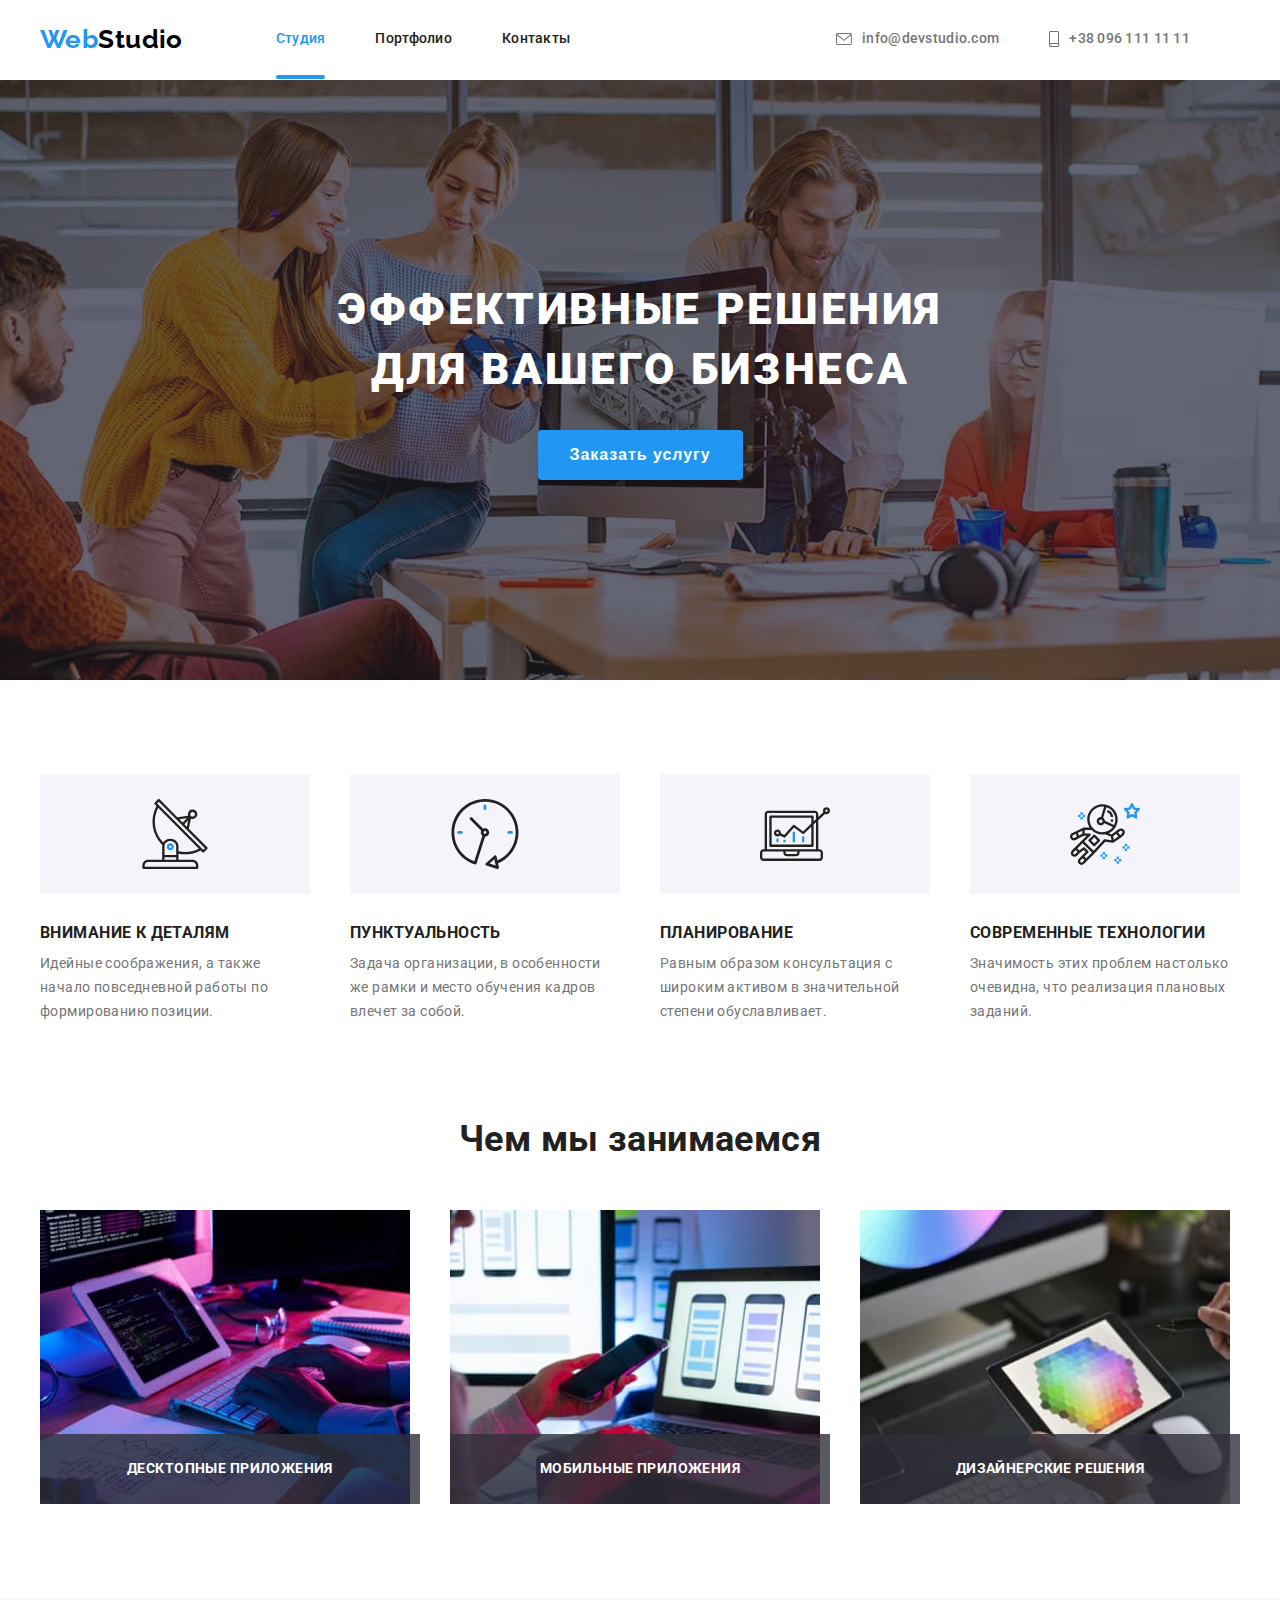
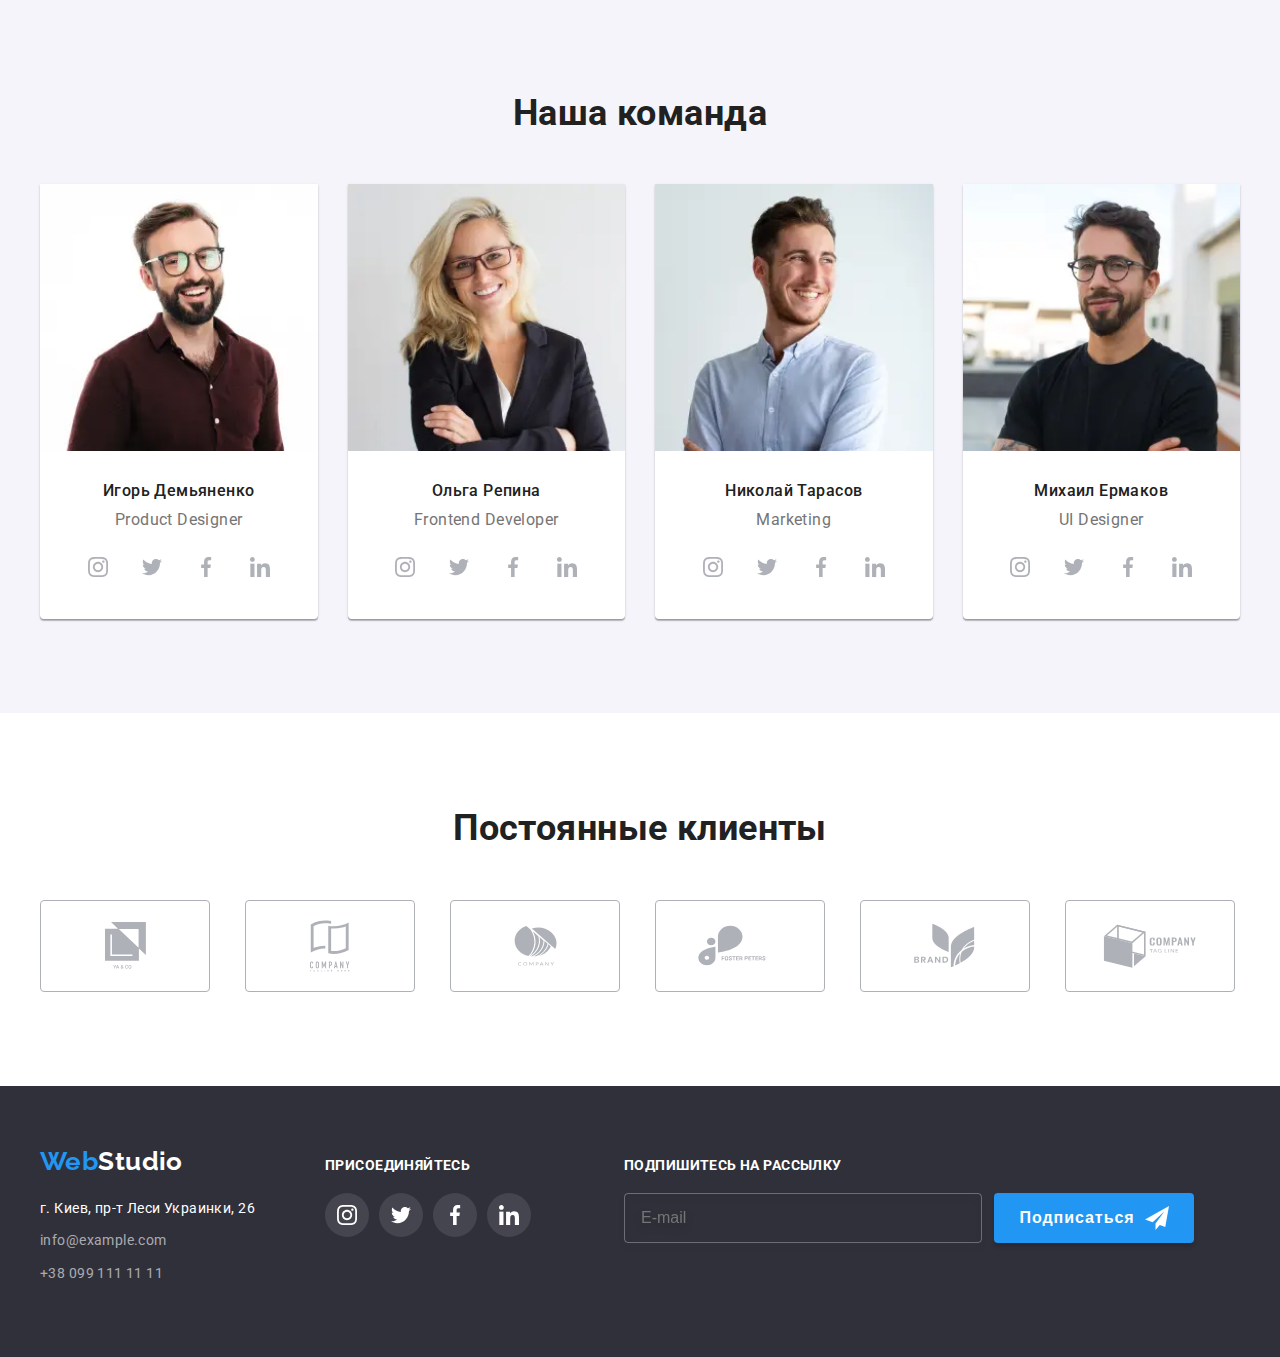
<file: index.html>
<!DOCTYPE html>
<html lang="ru">
<head>
    <meta charset="UTF-8">
    <meta http-equiv="X-UA-Compatible" content="IE=edge">
    <meta name="viewport" content="width=device-width, initial-scale=1.0">
    <title>WebStudio</title>
    <link rel="preconnect" href="https://fonts.gstatic.com">
    <link href="https://fonts.googleapis.com/css2?family=Raleway:wght@700&family=Roboto:wght@400;500;700;900&display=swap"
        rel="stylesheet">
    <link rel="stylesheet" href="https://cdnjs.cloudflare.com/ajax/libs/modern-normalize/1.0.0/modern-normalize.min.css"
        integrity="sha512-ISS7cAi1PEhQ8jnbJpJZMd29NlhNj4AWYyLOSp2CE/CsHxTCu+r+t0D2yoJudVrd0/8fTVPUVDzY5Tvli75u/g=="
        crossorigin="anonymous" />
    <link rel="stylesheet" href="./css/main.min.css"> 
</head>
<body>
    <!--HEADER-->
   <header class="head">
       <div class="container head__container">
       <nav class="head__nav">
       <a class="logo logo_head link" href="./index.html"><span class="logo_left">Web</span>Studio</a>
       <ul class="menu list">
           <li class="menu__item">
               <a class="menu__link link current" href="./index.html">Студия</a>
            </li>
           <li class="menu__item">
               <a class="menu__link link"  href="./portfolio.html" >Портфолио</a>
            </li>
           <li class="menu__item">
               <a class="menu__link link" href="">Контакты</a>
            </li>
       </ul>
       </nav>
       <button type="button" class="head__mob-menu-btn" data-menu-button>
           <svg class="head__mob-menu-icon">
               <use href="./images/sprite.svg#burger-icon"></use>
           </svg>
       </button>
       <ul class="menu-contact list">
           <li class="menu-contact__item">
               <a class="menu-contact__link mail link" href="mailto:info@devstudio.com">
                <svg class="menu-contact__icon_mail">
                    <use href="./images/sprite.svg#icon-envelope"></use>
                </svg>
                info@devstudio.com</a></li>
           <li class="menu-contact__item">
               <a class="menu-contact__link tel link" href="tel:+380961111111">
                <svg class="menu-contact__icon_tel">
                    <use href="./images/sprite.svg#icon-smartphone"></use>
                </svg>
                +38 096 111 11 11</a></li>
       </ul>
    </div>
    <div class="mob-menu" data-menu>
        <div class="mob-menu__container container">
            <button class="mob-menu__close-btn" data-menu-close>
                <svg class="mob-menu__close-btn-icon" width="19" height="19">
                    <use href="./images/sprite.svg#icon-Vector"></use>
                </svg>
            </button>
            <div class="mob-menu__list-container">
                <div class="mob-menu__nav-container">
                    <ul class="mob-menu__nav list">
                        <li class="mob-menu__item"><a href="./index.html" class="mob-menu__link link current">Студия</a></li>
                        <li class="mob-menu__item"><a href="./portfolio.html" class="mob-menu__link link">Портфолио</a></li>
                        <li class="mob-menu__item"><a href="" class="mob-menu__link link">Контакты</a></li>
                    </ul>
                </div>
                <div class="mob-menu__contact-container">
                    <ul class="mob-menu__contact list">
                        <li class="mob-menu__contact-item"><a href="tel:+380961111111" class="mob-menu__contact-link tel-link link">
                                +38 096 111 11 11</a></li>
                        <li class="mob-menu__contact-item"><a href="mailto:info@devstudio.com"
                                class="mob-menu__contact-link mail-link link">
                                info@devstudio.com</a></li>
                    </ul>
                    <ul class="mob-menu__social list">
                        <li class="mob-menu__social-item"><a href="" class="mob-menu__social-link link">Instagram</a></li>
                        <li class="mob-menu__social-item"><a href="" class="mob-menu__social-link link">Twitter</a></li>
                        <li class="mob-menu__social-item"><a href="" class="mob-menu__social-link link">Facebook</a></li>
                        <li class="mob-menu__social-item"><a href="" class="mob-menu__social-link link">LinkedIn</a></li>
                    </ul>
                </div>
            </div>
            
        </div>
    </div>
   </header> 
    <!--HERO-->
   <section class="hero">
       <div class="hero__container container">
       <h1 class="hero__title">Эффективные решения <br> для вашего бизнеса</h1>
       <button class="modal-btn" type="button" data-modal-open>Заказать услугу</button>
    </div>
   </section>
   <!--WHYUS-->
   <section class="whyus section">
       <div class="container">
       <h2 class="visually-hidden">Почему выбирают WebStudio</h2>
       <ul class="whyus-menu list">
           <li class="whyus-menu__item">
                <div class="whyus-menu__preimage">
                    <svg class="whyus-menu__icon">
                        <use href="./images/sprite.svg#icon-antenna"></use>
                    </svg>
                </div>
               <h3 class="whyus-menu__item-title">Внимание к деталям</h3>
                <p class="whyus-menu__item-description">
                   Идейные соображения, а также начало повседневной работы по формированию позиции.</p>
           </li>
           <li class="whyus-menu__item">
                <div class="whyus-menu__preimage">
                    <svg class="whyus-menu__icon">
                        <use href="./images/sprite.svg#icon-clock"></use>
                    </svg>
                </div>
               <h3 class="whyus-menu__item-title">Пунктуальность</h3>
               <p class="whyus-menu__item-description">
                   Задача организации, в особенности же рамки и место обучения кадров влечет за собой.</p>
           </li>
           <li class="whyus-menu__item">
                <div class="whyus-menu__preimage">
                    <svg class="whyus-menu__icon">
                        <use href="./images/sprite.svg#icon-diagram"></use>
                    </svg>
                </div>
               <h3 class="whyus-menu__item-title">Планирование</h3>
               <p class="whyus-menu__item-description">
                   Равным образом консультация с широким активом в значительной степени обуславливает.</p>
           </li>
           <li class="whyus-menu__item">
                <div class="whyus-menu__preimage">
                    <svg class="whyus-menu__icon">
                        <use href="./images/sprite.svg#icon-astronaut"></use>
                    </svg>
                </div>
               <h3 class="whyus-menu__item-title">Современные технологии</h3>
               <p class="whyus-menu__item-description">
                   Значимость этих проблем настолько очевидна, что реализация плановых заданий.</p>
           </li>
       </ul>
    </div>
   </section>
  <!--WHATWEDO-->
   <section class="whatwedo section">
       <div class="container">
       <h2 class="section-title">Чем мы занимаемся</h2>
       <ul class="whatwedo-menu list">
           <li class="whatwedo-menu__item">
               <div class="whatwedo-menu__label"><img class="whatwedo-menu__img" src="./images/whatswedo/code.jpg" 
               alt="Пишем код" width="370" height="294">
               <p class="whatwedo-menu__overlay">Десктопные приложения</p></div>
            </li>
           <li class="whatwedo-menu__item">
                <div class="whatwedo-menu__label"><img class="whatwedo-menu__img" src="./images/whatswedo/design.jpg" 
               alt="Разрабатываем дизайн" width="370" height="294">
                <p class="whatwedo-menu__overlay">Мобильные приложения</p></div>
            </li>
           <li class="whatwedo-menu__item">
                <div class="whatwedo-menu__label"><img class="whatwedo-menu__img" src="./images/whatswedo/application.jpg" 
               alt="Разрабатываем приложения" width="370" height="294">
             <p class="whatwedo-menu__overlay">Дизайнерские решения</p></div>
            </li>
       </ul>
    </div>
   </section>
   <!--ABOUTUS-->
   <section class="aboutus section">
       <div class="aboutus-container container">
       <h2 class="section-title">Наша команда</h2>
       <ul class="aboutus-menu list">
           <li class="aboutus-menu-item">
               <picture class="picture">
                <source srcset='./images/ourcomand/demyanenko-desk.webp 1x, ./images/ourcomand/demyanenko-desk@2x.webp 2x' media="(min-width: 1200px)" type="image/webp">
                <source srcset='./images/ourcomand/demyanenko-desk.jpg 1x, ./images/ourcomand/demyanenko-desk@2x.jpg 2x' media="(min-width: 1200px)">
                <source srcset='./images/ourcomand/demyanenko-tabl.webp 1x, ./images/ourcomand/demyanenko-tabl@2x.webp 2x' media="(min-width: 768px)" type="image/webp">
                <source srcset='./images/ourcomand/demyanenko-tabl.jpg 1x, ./images/ourcomand/demyanenko-tabl@2x.jpg 2x' media="(min-width: 768px)">
                <source srcset='./images/ourcomand/demyanenko-mob.webp 1x, ./images/ourcomand/demyanenko-mob@2x.webp 2x' media="(max-width: 767px)" type="image/webp">
                <source srcset='./images/ourcomand/demyanenko-mob.jpg 1x, ./images/ourcomand/demyanenko-mob@2x.jpg 2x' media="(max-width: 767px)">
                <img class="aboutus-menu-img" src="./images/ourcomand/demyanenko-mob.jpg" alt="Игорь Демьяненко">
               </picture>
                <div class="aboutus-menu-title-div"><h3 class="aboutus-menu-title">Игорь Демьяненко</h3>
                <p class="aboutus-menu-description" lang="en">Product Designer</p>
                <ul class="social-list list">
                    <li class="social-list-item">
                        <a href="" class="social-list-link link" aria-label="Ссылка на Instagram">
                            <svg class="social-list-icon">
                                <use href='./images/sprite.svg#icon-instagram' ></use>
                            </svg>
                        </a>
                    </li>
                    <li class="social-list-item">
                        <a href="" class="social-list-link link" aria-label="Ссылка на Twitter">
                            <svg class="social-list-icon">
                                <use href='./images/sprite.svg#icon-twitter'></use>
                            </svg>
                        </a>
                    </li>
                    <li class="social-list-item">
                        <a href="" class="social-list-link link" aria-label="Ссылка на Facebook">
                            <svg class="social-list-icon">
                                <use href='./images/sprite.svg#icon-facebook'></use>
                            </svg>
                        </a>
                    </li>
                    <li class="social-list-item">
                        <a href="" class="social-list-link link" aria-label="Ссылка на Linkedin">
                            <svg class="social-list-icon">
                                <use href='./images/sprite.svg#icon-linkedin'></use>
                            </svg>
                        </a>
                    </li>
                </ul>
            </div>
           </li>
           <li class="aboutus-menu-item">
            <picture class="picture">
                <source srcset='./images/ourcomand/repina-desk.webp 1x, ./images/ourcomand/repina-desk@2x.webp 2x' media="(min-width: 1200px)" type="image/webp">
                <source srcset='./images/ourcomand/repina-desk.jpg 1x, ./images/ourcomand/repina-desk@2x.jpg 2x' media="(min-width: 1200px)">
            
                <source srcset='./images/ourcomand/repina-tabl.webp 1x, ./images/ourcomand/repina-tabl@2x.webp 2x' media="(min-width: 768px)" type="image/webp">
                <source srcset='./images/ourcomand/repina-tabl.jpg 1x, ./images/ourcomand/repina-tabl@2x.jpg 2x' media="(min-width: 768px)">
            
                <source srcset='./images/ourcomand/repina-mob.webp 1x, ./images/ourcomand/repina-mob@2x.webp 2x' media="(max-width: 767px)" type="image/webp">
                <source srcset='./images/ourcomand/repina-mob.jpg 1x, ./images/ourcomand/repina-mob@2x.jpg 2x' media="(max-width: 767px)">
                <img class="aboutus-menu-img" src="./images/ourcomand/repina-mob.jpg" alt="Ольга Репина">
            </picture>
                <div class="aboutus-menu-title-div"><h3 class="aboutus-menu-title">Ольга Репина</h3>
                <p class="aboutus-menu-description" lang="en">Frontend Developer</p>
                <ul class="social-list list">
                    <li class="social-list-item">
                        <a href="" class="social-list-link link" aria-label="Ссылка на Instagram">
                            <svg class="social-list-icon">
                                <use href="./images/sprite.svg#icon-instagram"></use>
                            </svg>
                        </a>
                    </li>
                    <li class="social-list-item">
                        <a href="" class="social-list-link link" aria-label="Ссылка на Twitter">
                            <svg class="social-list-icon">
                                <use href="./images/sprite.svg#icon-twitter"></use>
                            </svg>
                        </a>
                    </li>
                    <li class="social-list-item">
                        <a href="" class="social-list-link link" aria-label="Ссылка на Facebook">
                            <svg class="social-list-icon">
                                <use href="./images/sprite.svg#icon-facebook"></use>
                            </svg>
                        </a>
                    </li>
                    <li class="social-list-item">
                        <a href="" class="social-list-link link" aria-label="Ссылка на Linkedin">
                            <svg class="social-list-icon">
                                <use href="./images/sprite.svg#icon-linkedin" ></use>
                            </svg>
                        </a>
                    </li>
                </ul>
            </div>
           </li>
           <li class="aboutus-menu-item">
            <picture class="picture">
                <source srcset='./images/ourcomand/tarasov-desk.webp 1x, ./images/ourcomand/tarasov-desk@2x.webp 2x' media="(min-width: 1200px)" type="image/webp">
                <source srcset='./images/ourcomand/tarasov-desk.jpg 1x, ./images/ourcomand/tarasov-desk@2x.jpg 2x' media="(min-width: 1200px)">
            
                <source srcset='./images/ourcomand/tarasov-tabl.webp 1x, ./images/ourcomand/tarasov-tabl@2x.webp 2x' media="(min-width: 768px)" type="image/webp">
                <source srcset='./images/ourcomand/tarasov-tabl.jpg 1x, ./images/ourcomand/tarasov-tabl@2x.jpg 2x' media="(min-width: 768px)">
            
                <source srcset='./images/ourcomand/tarasov-mob.webp 1x, ./images/ourcomand/tarasov-mob@2x.webp 2x' media="(max-width: 767px)" type="image/webp">
                <source srcset='./images/ourcomand/tarasov-mob.jpg 1x, ./images/ourcomand/tarasov-mob@2x.jpg 2x' media="(max-width: 767px)">
                <img class="aboutus-menu-img" src="./images/ourcomand/tarasov-mob.jpg" alt="Николай Тарасов">
            </picture>
                <div class="aboutus-menu-title-div"><h3 class="aboutus-menu-title">Николай Тарасов</h3>
                <p class="aboutus-menu-description" lang="en">Marketing</p>
                <ul class="social-list list">
                    <li class="social-list-item">
                        <a href="" class="social-list-link link" aria-label="Ссылка на Instagram">
                            <svg class="social-list-icon">
                                <use href="./images/sprite.svg#icon-instagram"></use>
                            </svg>
                        </a>
                    </li>
                    <li class="social-list-item">
                        <a href="" class="social-list-link link" aria-label="Ссылка на Twitter">
                            <svg class="social-list-icon">
                                <use href="./images/sprite.svg#icon-twitter"></use>
                            </svg>
                        </a>
                    </li>
                    <li class="social-list-item">
                        <a href="" class="social-list-link link" aria-label="Ссылка на Facebook">
                            <svg class="social-list-icon">
                                <use href="./images/sprite.svg#icon-facebook"></use>
                            </svg>
                        </a>
                    </li>
                    <li class="social-list-item">
                        <a href="" class="social-list-link link" aria-label="Ссылка на Linkedin">
                            <svg class="social-list-icon">
                                <use href="./images/sprite.svg#icon-linkedin"></use>
                            </svg>
                        </a>
                    </li>
                </ul>
            </div>
           </li>
           <li class="aboutus-menu-item"> 
            <picture class="picture">
                <source srcset='./images/ourcomand/ermakov-desk.webp 1x, ./images/ourcomand/ermakov-desk@2x.webp 2x' media="(min-width: 1200px)" type="image/webp">
                <source srcset='./images/ourcomand/ermakov-desk.jpg 1x, ./images/ourcomand/ermakov-desk@2x.jpg 2x' media="(min-width: 1200px)">
            
                <source srcset='./images/ourcomand/ermakov-tabl.webp 1x, ./images/ourcomand/ermakov-tabl@2x.webp 2x' media="(min-width: 768px)" type="image/webp">
                <source srcset='./images/ourcomand/ermakov-tabl.jpg 1x, ./images/ourcomand/ermakov-tabl@2x.jpg 2x' media="(min-width: 768px)">
            
                <source srcset='./images/ourcomand/ermakov-mob.webp 1x, ./images/ourcomand/ermakov-mob@2x.webp 2x' media="(max-width: 767px)" type="image/webp">
                <source srcset='./images/ourcomand/ermakov-mob.jpg 1x, ./images/ourcomand/ermakov-mob@2x.jpg 2x' media="(max-width: 767px)">
                <img class="aboutus-menu-img" src="./images/ourcomand/ermakov-mob.jpg" alt="Николай Тарасов">
            </picture>
                <div class="aboutus-menu-title-div"><h3 class="aboutus-menu-title">Михаил Ермаков</h3>
               <p class="aboutus-menu-description" lang="en">UI Designer</p>
            <ul class="social-list list">
                <li class="social-list-item">
                    <a href="" class="social-list-link link" aria-label="Ссылка на Instagram">
                        <svg class="social-list-icon">
                            <use href="./images/sprite.svg#icon-instagram"></use>
                        </svg>
                    </a>
                </li>
                <li class="social-list-item">
                    <a href="" class="social-list-link link" aria-label="Ссылка на Twitter">
                        <svg class="social-list-icon">
                            <use href="./images/sprite.svg#icon-twitter"></use>
                        </svg>
                    </a>
                </li>
                <li class="social-list-item">
                    <a href="" class="social-list-link link" aria-label="Ссылка на Facebook">
                        <svg class="social-list-icon">
                            <use href="./images/sprite.svg#icon-facebook"></use>
                        </svg>
                    </a>
                </li>
                <li class="social-list-item">
                    <a href="" class="social-list-link link" aria-label="Ссылка на Linkedin">
                        <svg class="social-list-icon">
                            <use href="./images/sprite.svg#icon-linkedin"></use>
                        </svg>
                    </a>
                </li>
            </ul>
            </div>
           </li>
       </ul>
    </div>
   </section>
   <!--REGULAR CUSTOMERS-->
   <section class="customers section">
       <div class="customers-container container">
        <h2 class="section-title">Постоянные клиенты</h2>
        <ul class="customers-list list">
            <li class="customers-list__item">
                <a href="" class="customers-list__link link">
                    <svg class="customers-list__icon" width="41" height="47">
                        <use href="./images/sprite.svg#icon-company1"></use>
                    </svg>
                </a>
            </li>
            <li class="customers-list__item">
                <a href="" class="customers-list__link link">
                    <svg class="customers-list__icon" width="40" height="52">
                        <use href="./images/sprite.svg#icon-company2"></use>
                    </svg>
                </a>
            </li>
            <li class="customers-list__item">
                <a href="" class="customers-list__link link">
                    <svg class="customers-list__icon" width="43" height="41">
                        <use href="./images/sprite.svg#icon-company3"></use>
                    </svg>
                </a>
            </li>
            <li class="customers-list__item">
                <a href="" class="customers-list__link link">
                    <svg class="customers-list__icon" width="84" height="41">
                        <use href="./images/sprite.svg#icon-company4"></use>
                    </svg>
                </a>
            </li>
            <li class="customers-list__item">
                <a href="" class="customers-list__link link">
                    <svg class="customers-list__icon" width="63" height="45">
                        <use href="./images/sprite.svg#icon-company5"></use>
                    </svg>
                </a>
            </li>
            <li class="customers-list__item">
                <a href="" class="customers-list__link link">
                    <svg class="customers-list__icon" width="94" height="44">
                        <use href="./images/sprite.svg#icon-company6"></use>
                    </svg>
                </a>
            </li>
        </ul>
       </div>
   </section>
   <!--FOOTER-->
   <footer class="footer">
       <div class="footer-container container">
       <div class="footer-adress-container">
       <div class="logo-container"><a class="footer-logo-link link" href="./index.html"><span class="logo_left">Web</span>Studio</a></div>
       <address class="adress">
           <ul class="adress-menu list">
               <li class="adress-menu-item">
                   <a class="adress-menu-link-adress link" href="https://goo.gl/maps/RVVmSsRzrqhbvV9VA" 
                   target="_blank" rel="noreferrer noopener">
                        г. Киев, пр-т Леси Украинки, 26</a>
               </li>
               <li class="adress-menu-item">
                   <a class="adress-menu-link link" href="mailto:info@example.com">
                       info@example.com</a>
               </li>
               <li class="adress-menu-item">
                   <a class="adress-menu-link link" href="tel:+380991111111">
                       +38 099 111 11 11</a>
               </li>
           </ul>
       </address>
    </div>
        <div class="footer-social-container">
        <h3 class="footer-social-title">Присоединяйтесь</h3>
        <ul class="social-list list">
            <li class="social-list-item">
                <a href="" class="social-list-link footer-link link" aria-label="Ссылка на Instagram">
                    <svg class="social-list-icon footer-icon">
                        <use href="./images/sprite.svg#icon-instagram"></use>
                    </svg>
                </a>
            </li>
            <li class="social-list-item">
                <a href="" class="social-list-link footer-link link" aria-label="Ссылка на Twitter">
                    <svg class="social-list-icon footer-icon">
                        <use href="./images/sprite.svg#icon-twitter"></use>
                    </svg>
                </a>
            </li>
            <li class="social-list-item">
                <a href="" class="social-list-link footer-link link" aria-label="Ссылка на Facebook">
                    <svg class="social-list-icon footer-icon">
                        <use href="./images/sprite.svg#icon-facebook"></use>
                    </svg>
                </a>
            </li>
            <li class="social-list-item">
                <a href="" class="social-list-link footer-link link" aria-label="Ссылка на Linkedin">
                    <svg class="social-list-icon footer-icon">
                        <use href="./images/sprite.svg#icon-linkedin"></use>
                    </svg>
                </a>
            </li>
        </ul>
        </div>
        <div class="footer-form-container">
            <h3 class="footer-modal-title">Подпишитесь на рассылку</h3>
            <div class="form-button-container">
                <form action="#" method="GET" class="footer-form"  name="footer-form" autocomplete="on" novalidate>
                <label  >
                    <input class="email-form" type="email" name="email" placeholder="E-mail" required />
                </label>
            </form>
            <button class="footer-submit-btn" type="submit">Подписаться
                <svg class="footer-btn-icon">
                    <use href="./images/sprite.svg#icon-send"></use>
                </svg>
            </button>
            </div>
        </div>
        </div>
   </footer>
    <!--MODAL WINDOW-->
   <div class="backdrop is-hidden" data-modal>
       <div class="modal">
           <form  method="GET" class="modal-form" name="modal-form" autocomplete="off">
               <h3 class="modal-title">Оставьте свои данные, мы вам перезвоним</h3>
               
                <label class="contact-label">
                    <span class="label-name">Имя</span> 
                    <span class="modal-form-input-wrapper">
                    <input type="text" name="contact-name" class="modal-contact-input" required minlength="2">
                    <svg class="modal-contact-icon" width="18" height="18">
                        <use href="./images/sprite.svg#icon-name"></use>
                    </svg>
                    </span>
                </label>
               <label class="contact-label">
                   <span class="label-name">Телефон</span>
                    <span class="modal-form-input-wrapper">
                    <input type="tel" name="contact-tel" class="modal-contact-input" required 
                    pattern="[0-9]{3}-[0-9]{3}-[0-9]{2}-[0-9]{2}" title="096-111-11-11">
                    <svg class="modal-contact-icon" width="18" height="18">
                        <use href="./images/sprite.svg#icon-tel"></use>
                    </svg>
                    </span>
               </label>
               <label class="contact-label">
                <span class="label-name">Почта</span>
                    <span class="modal-form-input-wrapper">
                    <input type="email" name="contact-mail" class="modal-contact-input">
                    <svg class="modal-contact-icon" width="18" height="18">
                        <use href="./images/sprite.svg#icon-mail"></use>
                    </svg>
                    </span>
               </label>
               <label class="contact-textarea">
                    <span class="label-name">Коментарий</span>
                    <textarea name="contact-comment" class="modal-contact-comment" placeholder="Введите текст"></textarea>
               </label>
                <label class="checkbox-label">
                    <input type="checkbox" name="terms-contract" class="modal-checkbox"  required>
                    <span class="icon-check"></span>
                    <span class="checkbox-text">
                        Соглашаюсь с рассылкой и принимаю <a href="" class="contract-link">Условия договора</a>
                    </span>  
                </label>
                <button class="modal-submit-btn" type="submit">Отправить
                </button>
           </form>
           <button type="button" class="modal-close-btn" data-modal-close>
               <svg class="close-btn-icon"  width="11" height="11">
                   <use href="./images/sprite.svg#icon-Vector"></use>
               </svg>
           </button>
       </div>
   </div>
    <script src="./js/menu.js"></script>
    <script src="./js/modal.js"></script> 
</body>
</html>
</file>
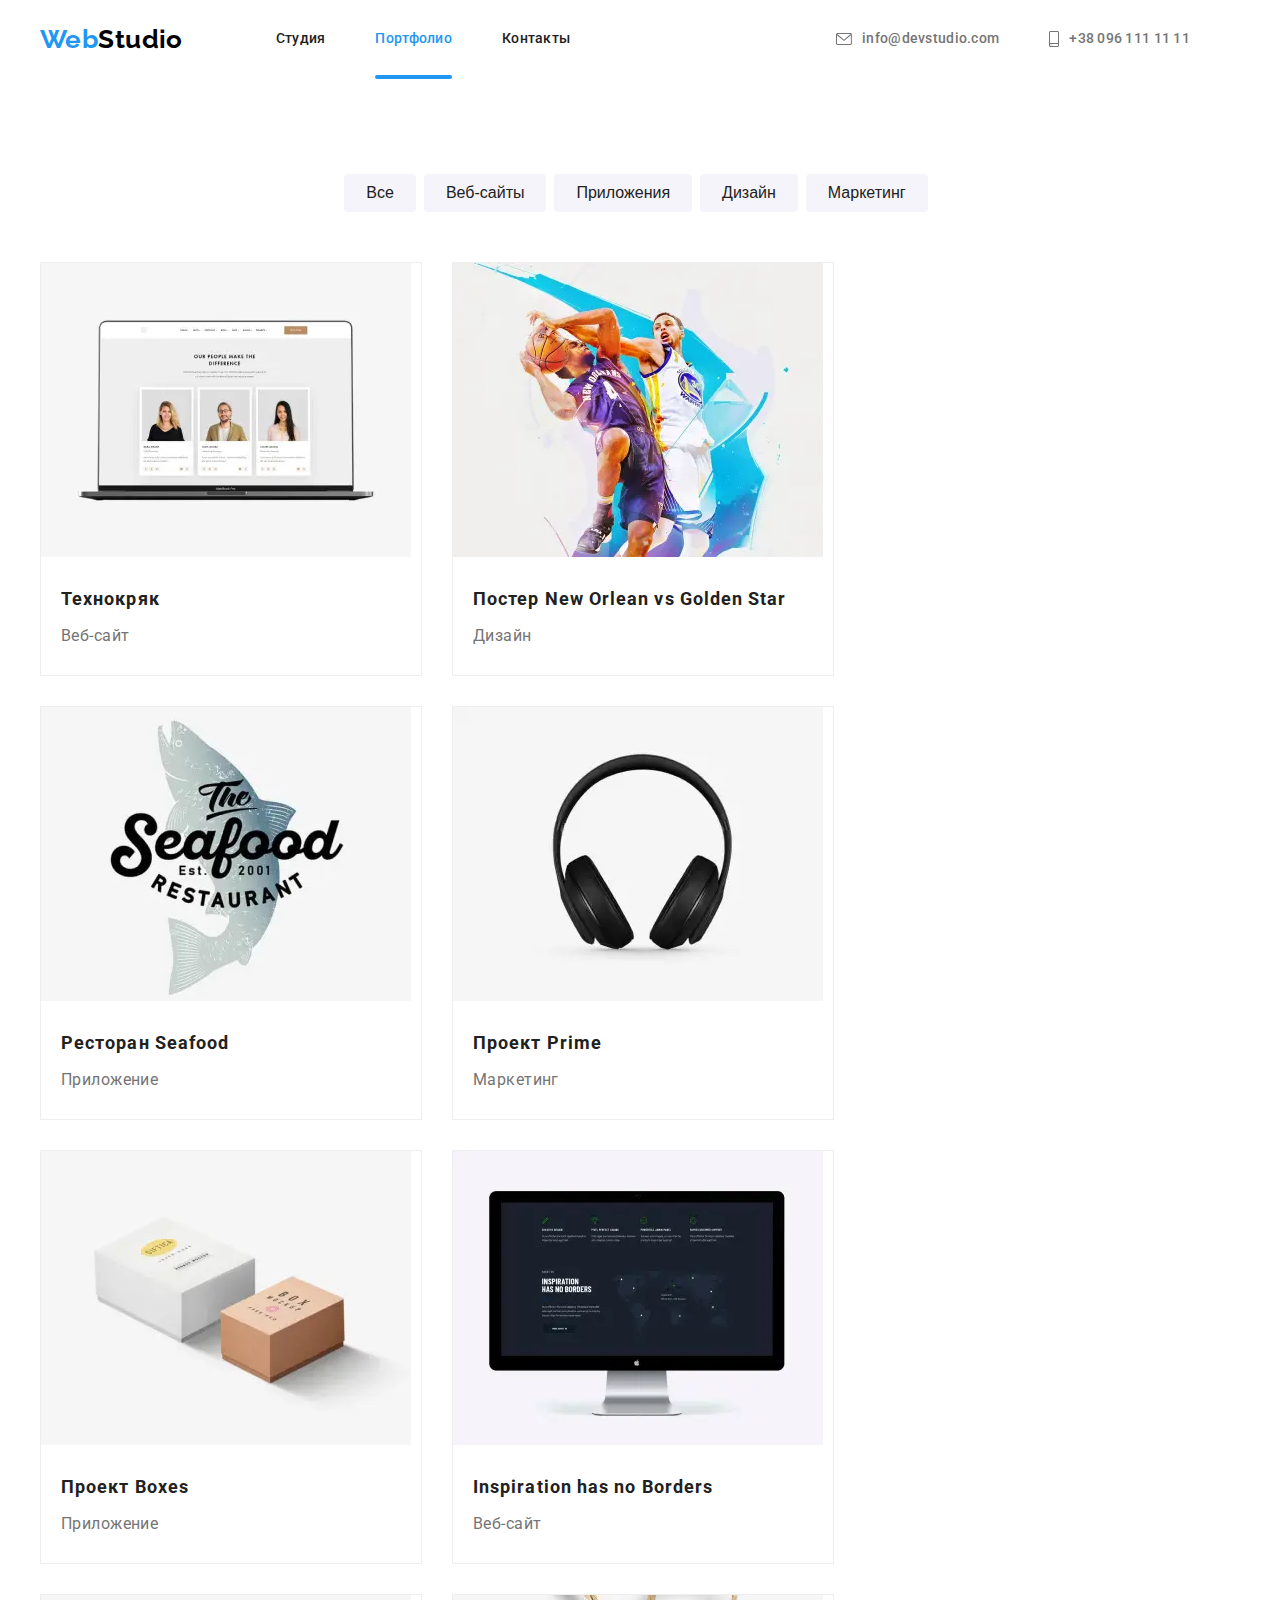
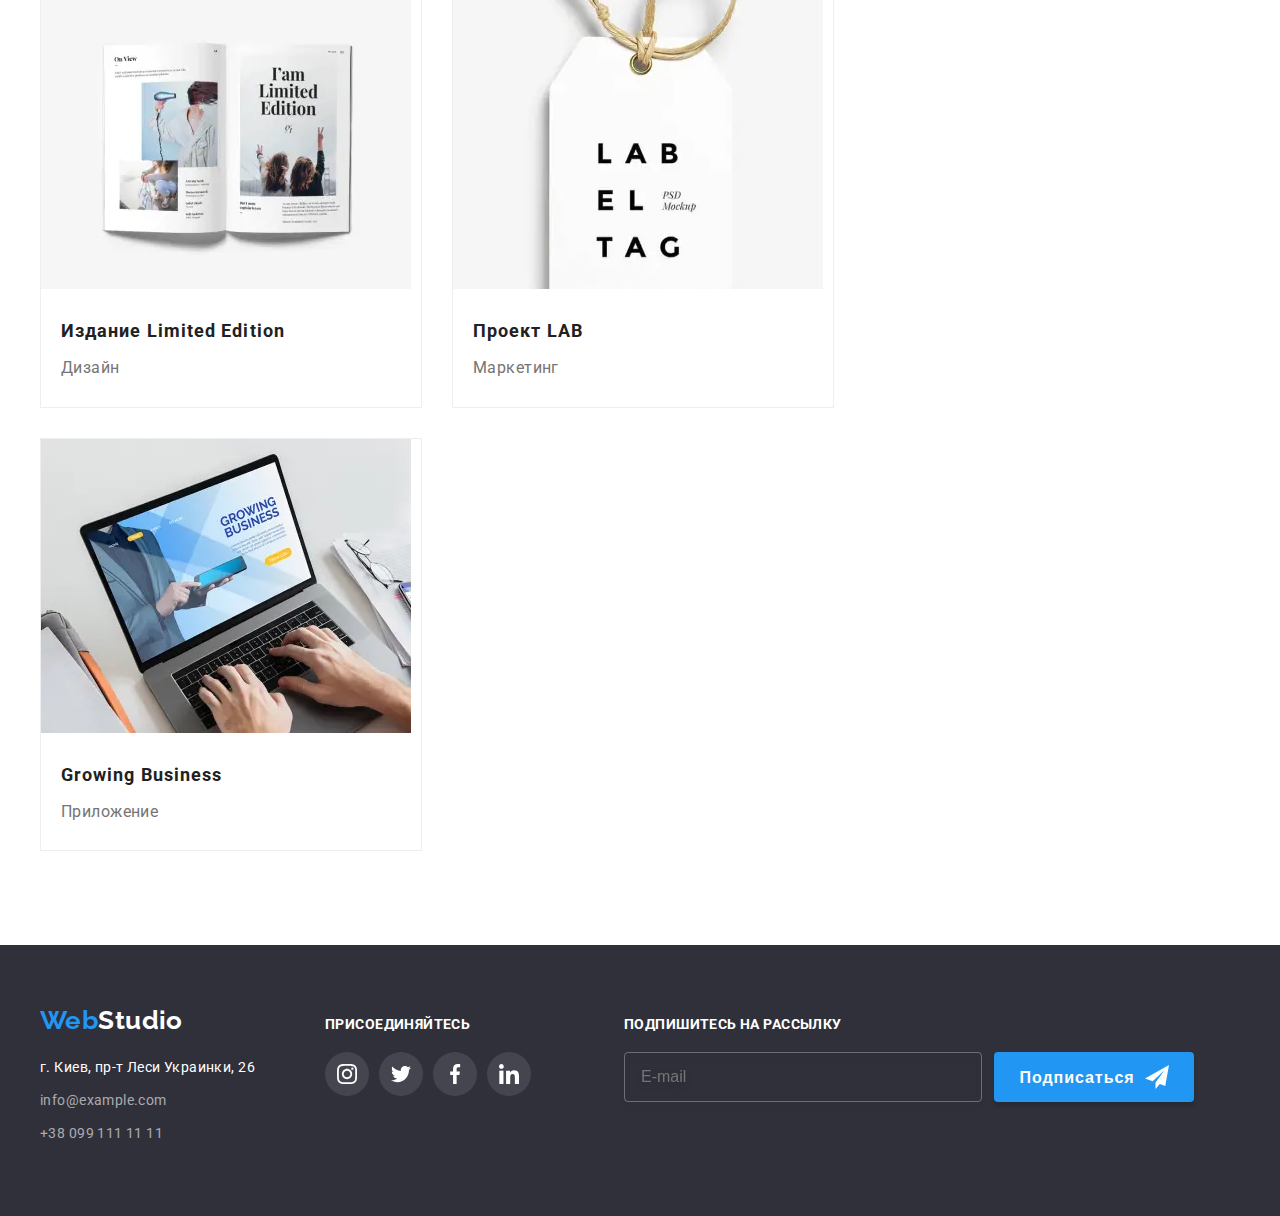
<file: portfolio.html>
<!DOCTYPE html>
<html lang="ru">

<head>
    <meta charset="UTF-8">
    <meta http-equiv="X-UA-Compatible" content="IE=edge">
    <meta name="viewport" content="width=device-width, initial-scale=1.0">
    <title>WebStudio</title>
    <link rel="preconnect" href="https://fonts.gstatic.com">
    <link href="https://fonts.googleapis.com/css2?family=Raleway:wght@700&family=Roboto:wght@400;500;700;900&display=swap" rel="stylesheet">
    <link rel="stylesheet" href="https://cdnjs.cloudflare.com/ajax/libs/modern-normalize/1.0.0/modern-normalize.min.css"
        integrity="sha512-ISS7cAi1PEhQ8jnbJpJZMd29NlhNj4AWYyLOSp2CE/CsHxTCu+r+t0D2yoJudVrd0/8fTVPUVDzY5Tvli75u/g=="
        crossorigin="anonymous" />
    <link rel="stylesheet" href="./css/main.min.css">
</head>

<body>
    <!--HEADER-->
    <header class="head">
        <div class="container head__container">
            <nav class="head__nav">
                <a class="logo logo_head link" href="./index.html"><span class="logo_left">Web</span>Studio</a>
                <ul class="menu list">
                    <li class="menu__item">
                        <a class="menu__link link" href="./index.html">Студия</a>
                    </li>
                    <li class="menu__item">
                        <a class="menu__link link current" href="./portfolio.html">Портфолио</a>
                    </li>
                    <li class="menu__item">
                        <a class="menu__link link" href="">Контакты</a>
                    </li>
                </ul>
            </nav>
            <button type="button" class="head__mob-menu-btn" data-menu-button>
                <svg class="head__mob-menu-icon">
                    <use href="./images/sprite.svg#burger-icon"></use>
                </svg>
            </button>
            <ul class="menu-contact list">
                <li class="menu-contact__item">
                    <a class="menu-contact__link mail link" href="mailto:info@devstudio.com">
                        <svg class="menu-contact__icon_mail">
                            <use href="./images/sprite.svg#icon-envelope"></use>
                        </svg>
                        info@devstudio.com</a>
                </li>
                <li class="menu-contact__item">
                    <a class="menu-contact__link tel link" href="tel:+380961111111">
                        <svg class="menu-contact__icon_tel">
                            <use href="./images/sprite.svg#icon-smartphone"></use>
                        </svg>
                        +38 096 111 11 11</a>
                </li>
            </ul>
        </div>
        <div class="mob-menu" data-menu>
            <div class="mob-menu__container container">
                <button class="mob-menu__close-btn" data-menu-close>
                    <svg class="mob-menu__close-btn-icon" width="19" height="19">
                        <use href="./images/sprite.svg#icon-Vector"></use>
                    </svg>
                </button>
                <div class="mob-menu__list-container">
                    <div class="mob-menu__nav-container">
                        <ul class="mob-menu__nav list">
                            <li class="mob-menu__item"><a href="./index.html" class="mob-menu__link link">Студия</a>
                            </li>
                            <li class="mob-menu__item"><a href="./portfolio.html" class="mob-menu__link link current">Портфолио</a></li>
                            <li class="mob-menu__item"><a href="" class="mob-menu__link link">Контакты</a></li>
                        </ul>
                    </div>
                    <div class="mob-menu__contact-container">
                        <ul class="mob-menu__contact list">
                            <li class="mob-menu__contact-item"><a href="tel:+380961111111"
                                    class="mob-menu__contact-link tel-link link">
                                    +38 096 111 11 11</a></li>
                            <li class="mob-menu__contact-item"><a href="mailto:info@devstudio.com"
                                    class="mob-menu__contact-link mail-link link">
                                    info@devstudio.com</a></li>
                        </ul>
                        <ul class="mob-menu__social list">
                            <li class="mob-menu__social-item"><a href="" class="mob-menu__social-link link">Instagram</a></li>
                            <li class="mob-menu__social-item"><a href="" class="mob-menu__social-link link">Twitter</a></li>
                            <li class="mob-menu__social-item"><a href="" class="mob-menu__social-link link">Facebook</a></li>
                            <li class="mob-menu__social-item"><a href="" class="mob-menu__social-link link">LinkedIn</a></li>
                        </ul>
                    </div>
                </div>
        
            </div>
        </div>
    </header>
    <!--HERO PORTFOLIO-->
     <section class="portfolio-section section">
         <div class="container">
        <h1 class="visually-hidden">Навигационное меню</h1>
        <ul class="portfolio-menu list">
            <li class="portfolio-menu__item">
                <button class="modal-btn-portfolio" type="button">Все</button>
            </li>
            <li class="portfolio-menu__item">
                <button class="modal-btn-portfolio" type="button">Веб-сайты</button>
            </li>
            <li class="portfolio-menu__item">
                <button class="modal-btn-portfolio" type="button">Приложения</button>
            </li>
            <li class="portfolio-menu__item">
                <button class="modal-btn-portfolio" type="button">Дизайн</button>
            </li>
            <li class="portfolio-menu__item">
                <button class="modal-btn-portfolio" type="button">Маркетинг</button>
            </li>
        </ul>
    <!--WORK EXAMPLES-->
        <h2 class="visually-hidden">Примеры работ</h2>
        <ul class="example-list list">
            <li class="example-menu-item">
                <a href="" class="example-menu-item-link link">
                    <div class="example-list-img-wrapper">
                        <picture class="picture">
                            <source srcset='./images/portfolio/techcrack-desk.webp 1x, ./images/portfolio/techcrack-desk@2x.webp 2x'
                                media="(min-width: 1200px)" type="image/webp">
                            <source srcset='./images/portfolio/techcrack-desk.jpg 1x, ./images/portfolio/techcrack-desk@2x.jpg 2x'
                                media="(min-width: 1200px)">
                        
                            <source srcset='./images/portfolio/techcrack-tabl.webp 1x, ./images/portfolio/techcrack-tabl@2x.webp 2x'
                                media="(min-width: 768px)" type="image/webp">
                            <source srcset='./images/portfolio/techcrack-tabl.jpg 1x, ./images/portfolio/techcrack-tabl@2x.jpg 2x'
                                media="(min-width: 768px)">
                        
                            <source srcset='./images/portfolio/techcrack-mob.webp 1x, ./images/portfolio/techcrack-mob@2x.webp 2x'
                                media="(max-width: 767px)" type="image/webp">
                            <source srcset='./images/portfolio/techcrack-mob.jpg 1x, ./images/portfolio/techcrack-mob@2x.jpg 2x'
                                media="(max-width: 767px)">
                            <img class="example-menu-img" src="./images/portfolio/techcrack-mob.jpg" alt="Технокряк">
                        </picture>
                    <p class="overlay">Технокряк это современная площадка распространения коронавируса. Компании используют эту платформу для цифрового
                шпионажа и атак на защищённые сервера конкурентов.</p></div>
                <div class="border-example-menu"><h2 class="example-menu-title">Технокряк</h2>
                <p class="example-menu-description">Веб-сайт</p></div></a>
            </li>
            <li class="example-menu-item">
                <a href="" class="example-menu-item-link link">
                    <div class="example-list-img-wrapper">
                        <picture class="picture">
                            <source srcset='./images/portfolio/orlean-desk.webp 1x, ./images/portfolio/orlean-desk@2x.webp 2x'
                                media="(min-width: 1200px)" type="image/webp">
                            <source srcset='./images/portfolio/orlean-desk.jpg 1x, ./images/portfolio/orlean-desk@2x.jpg 2x'
                                media="(min-width: 1200px)">
                        
                            <source srcset='./images/portfolio/orlean-tabl.webp 1x, ./images/portfolio/orlean-tabl@2x.webp 2x'
                                media="(min-width: 768px)" type="image/webp">
                            <source srcset='./images/portfolio/orlean-tabl.jpg 1x, ./images/portfolio/orlean-tabl@2x.jpg 2x'
                                media="(min-width: 768px)">
                        
                            <source srcset='./images/portfolio/orlean-mob.webp 1x, ./images/portfolio/orlean-mob@2x.webp 2x'
                                media="(max-width: 767px)" type="image/webp">
                            <source srcset='./images/portfolio/orlean-mob.jpg 1x, ./images/portfolio/orlean-mob@2x.jpg 2x'
                                media="(max-width: 767px)">
                            <img class="example-menu-img" src="./images/portfolio/orlean-mob.jpg" alt="Постер New Orlean vs Golden Star">
                        </picture>
                        <p class="overlay">Технокряк это современная площадка распространения коронавируса. Компании используют эту платформу для цифрового
                шпионажа и атак на защищённые сервера конкурентов.</p>
                    </div>
                <div class="border-example-menu"><h2 class="example-menu-title">Постер New Orlean vs Golden Star</h2>
                <p class="example-menu-description">Дизайн</p></div></a>
            </li>
            <li class="example-menu-item">
                <a href="" class="example-menu-item-link link">
                    <div class="example-list-img-wrapper">
                        <picture class="picture">
                            <source srcset='./images/portfolio/seafood-desk.webp 1x, ./images/portfolio/seafood-desk@2x.webp 2x'
                                media="(min-width: 1200px)" type="image/webp">
                            <source srcset='./images/portfolio/seafood-desk.jpg 1x, ./images/portfolio/seafood-desk@2x.jpg 2x'
                                media="(min-width: 1200px)">
                        
                            <source srcset='./images/portfolio/seafood-tabl.webp 1x, ./images/portfolio/seafood-tabl@2x.webp 2x'
                                media="(min-width: 768px)" type="image/webp">
                            <source srcset='./images/portfolio/seafood-tabl.jpg 1x, ./images/portfolio/seafood-tabl@2x.jpg 2x'
                                media="(min-width: 768px)">
                        
                            <source srcset='./images/portfolio/seafood-mob.webp 1x, ./images/portfolio/seafood-mob@2x.webp 2x'
                                media="(max-width: 767px)" type="image/webp">
                            <source srcset='./images/portfolio/seafood-mob.jpg 1x, ./images/portfolio/seafood-mob@2x.jpg 2x'
                                media="(max-width: 767px)">
                            <img class="example-menu-img" src="./images/portfolio/seafood-mob.jpg" alt="Ресторан Seafood">
                        </picture>
                        <p class="overlay">Технокряк это современная площадка распространения коронавируса. Компании используют эту платформу для цифрового
                шпионажа и атак на защищённые сервера конкурентов.</p>
                    </div>
                <div class="border-example-menu"><h2 class="example-menu-title">Ресторан Seafood</h2>
                <p class="example-menu-description">Приложение</p></div></a>
            </li>
            <li class="example-menu-item">
                <a href="" class="example-menu-item-link link">
                    <div class="example-list-img-wrapper">
                        <picture class="picture">
                            <source srcset='./images/portfolio/prime-desk.webp 1x, ./images/portfolio/prime-desk@2x.webp 2x'
                                media="(min-width: 1200px)" type="image/webp">
                            <source srcset='./images/portfolio/prime-desk.jpg 1x, ./images/portfolio/prime-desk@2x.jpg 2x'
                                media="(min-width: 1200px)">
                        
                            <source srcset='./images/portfolio/prime-tabl.webp 1x, ./images/portfolio/prime-tabl@2x.webp 2x'
                                media="(min-width: 768px)" type="image/webp">
                            <source srcset='./images/portfolio/prime-tabl.jpg 1x, ./images/portfolio/prime-tabl@2x.jpg 2x'
                                media="(min-width: 768px)">
                        
                            <source srcset='./images/portfolio/prime-mob.webp 1x, ./images/portfolio/prime-mob@2x.webp 2x'
                                media="(max-width: 767px)" type="image/webp">
                            <source srcset='./images/portfolio/prime-mob.jpg 1x, ./images/portfolio/prime-mob@2x.jpg 2x'
                                media="(max-width: 767px)">
                            <img class="example-menu-img" src="./images/portfolio/prime-mob.jpg" alt="Проект Prime">
                        </picture>
                        <p class="overlay">Технокряк это современная площадка распространения коронавируса. Компании используют эту платформу для цифрового
                шпионажа и атак на защищённые сервера конкурентов.</p>
                    </div>
                <div class="border-example-menu"><h2 class="example-menu-title">Проект Prime</h2>
                <p class="example-menu-description">Маркетинг</p></div></a>
            </li>
            <li class="example-menu-item">
                <a href="" class="example-menu-item-link link">
                    <div class="example-list-img-wrapper">
                        <picture class="picture">
                            <source srcset='./images/portfolio/boxes-desk.webp 1x, ./images/portfolio/boxes-desk@2x.webp 2x'
                                media="(min-width: 1200px)" type="image/webp">
                            <source srcset='./images/portfolio/boxes-desk.jpg 1x, ./images/portfolio/boxes-desk@2x.jpg 2x'
                                media="(min-width: 1200px)">
                        
                            <source srcset='./images/portfolio/boxes-tabl.webp 1x, ./images/portfolio/boxes-tabl@2x.webp 2x'
                                media="(min-width: 768px)" type="image/webp">
                            <source srcset='./images/portfolio/boxes-tabl.jpg 1x, ./images/portfolio/boxes-tabl@2x.jpg 2x'
                                media="(min-width: 768px)">
                        
                            <source srcset='./images/portfolio/boxes-mob.webp 1x, ./images/portfolio/boxes-mob@2x.webp 2x'
                                media="(max-width: 767px)" type="image/webp">
                            <source srcset='./images/portfolio/boxes-mob.jpg 1x, ./images/portfolio/boxes-mob@2x.jpg 2x'
                                media="(max-width: 767px)">
                            <img class="example-menu-img" src="./images/portfolio/boxes-mob.jpg" alt="Проект Boxes">
                        </picture>
                        <p class="overlay">Технокряк это современная площадка распространения коронавируса. Компании используют эту платформу для цифрового
                шпионажа и атак на защищённые сервера конкурентов.</p>
                    </div>
                <div class="border-example-menu"><h2 class="example-menu-title">Проект Boxes</h2>
                <p class="example-menu-description">Приложение</p></div></a>
            </li>
            <li class="example-menu-item">
                <a href="" class="example-menu-item-link link">
                    <div class="example-list-img-wrapper">
                        <picture class="picture">
                            <source srcset='./images/portfolio/inspiration-desk.webp 1x, ./images/portfolio/inspiration-desk@2x.webp 2x'
                                media="(min-width: 1200px)" type="image/webp">
                            <source srcset='./images/portfolio/inspiration-desk.jpg 1x, ./images/portfolio/inspiration-desk@2x.jpg 2x'
                                media="(min-width: 1200px)">
                        
                            <source srcset='./images/portfolio/inspiration-tabl.webp 1x, ./images/portfolio/inspiration-tabl@2x.webp 2x'
                                media="(min-width: 768px)" type="image/webp">
                            <source srcset='./images/portfolio/inspiration-tabl.jpg 1x, ./images/portfolio/inspiration-tabl@2x.jpg 2x'
                                media="(min-width: 768px)">
                        
                            <source srcset='./images/portfolio/inspiration-mob.webp 1x, ./images/portfolio/inspiration-mob@2x.webp 2x'
                                media="(max-width: 767px)" type="image/webp">
                            <source srcset='./images/portfolio/inspiration-mob.jpg 1x, ./images/portfolio/inspiration-mob@2x.jpg 2x'
                                media="(max-width: 767px)">
                            <img class="example-menu-img" src="./images/portfolio/inspiration-mob.jpg" alt="Inspiration has no Borders">
                        </picture>
                        <p class="overlay">Технокряк это современная площадка распространения коронавируса. Компании используют эту платформу для цифрового
                шпионажа и атак на защищённые сервера конкурентов.</p>
                    </div>
                <div class="border-example-menu"><h2 class="example-menu-title" lang="en">Inspiration has no Borders</h2>
                <p class="example-menu-description">Веб-сайт</p></div></a>
            </li>
            <li class="example-menu-item">
                <a href="" class="example-menu-item-link link">
                    <div class="example-list-img-wrapper">
                        <picture class="picture">
                            <source srcset='./images/portfolio/limited-desk.webp 1x, ./images/portfolio/limited-desk@2x.webp 2x'
                                media="(min-width: 1200px)" type="image/webp">
                            <source srcset='./images/portfolio/limited-desk.jpg 1x, ./images/portfolio/limited-desk@2x.jpg 2x'
                                media="(min-width: 1200px)">
                        
                            <source srcset='./images/portfolio/limited-tabl.webp 1x, ./images/portfolio/limited-tabl@2x.webp 2x'
                                media="(min-width: 768px)" type="image/webp">
                            <source srcset='./images/portfolio/limited-tabl.jpg 1x, ./images/portfolio/limited-tabl@2x.jpg 2x'
                                media="(min-width: 768px)">
                        
                            <source srcset='./images/portfolio/limited-mob.webp 1x, ./images/portfolio/limited-mob@2x.webp 2x'
                                media="(max-width: 767px)" type="image/webp">
                            <source srcset='./images/portfolio/limited-mob.jpg 1x, ./images/portfolio/limited-mob@2x.jpg 2x'
                                media="(max-width: 767px)">
                            <img class="example-menu-img" src="./images/portfolio/limited-mob.jpg" alt="Издание Limited Edition">
                        </picture>
                        <p class="overlay">Технокряк это современная площадка распространения коронавируса. Компании используют эту платформу для цифрового
                шпионажа и атак на защищённые сервера конкурентов.</p>
                    </div>
                <div class="border-example-menu"><h2 class="example-menu-title">Издание Limited Edition</h2>
                <p class="example-menu-description">Дизайн</p></div></a>
            </li>
            <li class="example-menu-item">
                <a href="" class="example-menu-item-link link">
                    <div class="example-list-img-wrapper">
                        <picture class="picture">
                            <source srcset='./images/portfolio/lab-desk.webp 1x, ./images/portfolio/lab-desk@2x.webp 2x'
                                media="(min-width: 1200px)" type="image/webp">
                            <source srcset='./images/portfolio/lab-desk.jpg 1x, ./images/portfolio/lab-desk@2x.jpg 2x'
                                media="(min-width: 1200px)">
                        
                            <source srcset='./images/portfolio/lab-tabl.webp 1x, ./images/portfolio/lab-tabl@2x.webp 2x'
                                media="(min-width: 768px)" type="image/webp">
                            <source srcset='./images/portfolio/lab-tabl.jpg 1x, ./images/portfolio/lab-tabl@2x.jpg 2x'
                                media="(min-width: 768px)">
                        
                            <source srcset='./images/portfolio/lab-mob.webp 1x, ./images/portfolio/lab-mob@2x.webp 2x'
                                media="(max-width: 767px)" type="image/webp">
                            <source srcset='./images/portfolio/lab-mob.jpg 1x, ./images/portfolio/lab-mob@2x.jpg 2x'
                                media="(max-width: 767px)">
                            <img class="example-menu-img" src="./images/portfolio/lab-mob.jpg" alt="Проект LAB">
                        </picture>
                        <p class="overlay">Технокряк это современная площадка распространения коронавируса. Компании используют эту платформу для цифрового
                шпионажа и атак на защищённые сервера конкурентов.</p>
                    </div>
                <div class="border-example-menu"><h2 class="example-menu-title">Проект LAB</h2>
                <p class="example-menu-description">Маркетинг</p></div></a>
            </li>
            <li class="example-menu-item">
                <a href="" class="example-menu-item-link link">
                    <div class="example-list-img-wrapper">
                        <picture class="picture">
                            <source srcset='./images/portfolio/business-desk.webp 1x, ./images/portfolio/business-desk@2x.webp 2x'
                                media="(min-width: 1200px)" type="image/webp">
                            <source srcset='./images/portfolio/business-desk.jpg 1x, ./images/portfolio/business-desk@2x.jpg 2x'
                                media="(min-width: 1200px)">
                        
                            <source srcset='./images/portfolio/business-tabl.webp 1x, ./images/portfolio/business-tabl@2x.webp 2x'
                                media="(min-width: 768px)" type="image/webp">
                            <source srcset='./images/portfolio/business-tabl.jpg 1x, ./images/portfolio/business-tabl@2x.jpg 2x'
                                media="(min-width: 768px)">
                        
                            <source srcset='./images/portfolio/business-mob.webp 1x, ./images/portfolio/business-mob@2x.webp 2x'
                                media="(max-width: 767px)" type="image/webp">
                            <source srcset='./images/portfolio/business-mob.jpg 1x, ./images/portfolio/business-mob@2x.jpg 2x'
                                media="(max-width: 767px)">
                            <img class="example-menu-img" src="./images/portfolio/business-mob.jpg" alt="Growing Business">
                        </picture>
                        <p class="overlay">Технокряк это современная площадка распространения коронавируса. Компании используют эту платформу для цифрового
                шпионажа и атак на защищённые сервера конкурентов.</p>
                    </div>
                <div class="border-example-menu"><h2 class="example-menu-title" lang="en">Growing Business</h2>
                <p class="example-menu-description">Приложение</p></div></a>
            </li>
        </ul>
        </div>
    </section>
    <!--FOOTER-->
    <footer class="footer">
        <div class="footer-container container">
            <div class="footer-adress-container">
                <div class="logo-container"><a class="footer-logo-link link" href="./index.html"><span
                            class="logo_left">Web</span>Studio</a></div>
                <address class="adress">
                    <ul class="adress-menu list">
                        <li class="adress-menu-item">
                            <a class="adress-menu-link-adress link" href="https://goo.gl/maps/RVVmSsRzrqhbvV9VA"
                                target="_blank" rel="noreferrer noopener">
                                г. Киев, пр-т Леси Украинки, 26</a>
                        </li>
                        <li class="adress-menu-item">
                            <a class="adress-menu-link link" href="mailto:info@example.com">
                                info@example.com</a>
                        </li>
                        <li class="adress-menu-item">
                            <a class="adress-menu-link link" href="tel:+380991111111">
                                +38 099 111 11 11</a>
                        </li>
                    </ul>
                </address>
            </div>
            <div class="footer-social-container">
                <h3 class="footer-social-title">Присоединяйтесь</h3>
                <ul class="social-list list">
                    <li class="social-list-item">
                        <a href="" class="social-list-link footer-link link" aria-label="Ссылка на Instagram">
                            <svg class="social-list-icon footer-icon">
                                <use href="./images/sprite.svg#icon-instagram"></use>
                            </svg>
                        </a>
                    </li>
                    <li class="social-list-item">
                        <a href="" class="social-list-link footer-link link" aria-label="Ссылка на Twitter">
                            <svg class="social-list-icon footer-icon">
                                <use href="./images/sprite.svg#icon-twitter"></use>
                            </svg>
                        </a>
                    </li>
                    <li class="social-list-item">
                        <a href="" class="social-list-link footer-link link" aria-label="Ссылка на Facebook">
                            <svg class="social-list-icon footer-icon">
                                <use href="./images/sprite.svg#icon-facebook"></use>
                            </svg>
                        </a>
                    </li>
                    <li class="social-list-item">
                        <a href="" class="social-list-link footer-link link" aria-label="Ссылка на Linkedin">
                            <svg class="social-list-icon footer-icon">
                                <use href="./images/sprite.svg#icon-linkedin"></use>
                            </svg>
                        </a>
                    </li>
                </ul>
            </div>
            <div class="footer-form-container">
                <h3 class="footer-modal-title">Подпишитесь на рассылку</h3>
                <div class="form-button-container">
                    <form action="#" method="GET" class="footer-form" name="footer-form" autocomplete="on" novalidate>
                        <label>
                            <input class="email-form" type="email" name="email" placeholder="E-mail" required />
                        </label>
                    </form>
                    <button class="footer-submit-btn" type="submit">Подписаться
                        <svg class="footer-btn-icon">
                            <use href="./images/sprite.svg#icon-send"></use>
                        </svg>
                    </button>
                </div>
            </div>
        </div>
    </footer>
    <script src="./js/menu.js"></script>
    </body>
    
    </html>
</file>
<file: css/main.min.css>
:root{--main-font: "Roboto", sans-serif;--secondary-font: "Raleway", sans-serif;--accent-color: #2196f3;--main-background-color: #ffffff;--main-text-color: #212121;--secondary-text-color: #757575;--nav-link-color: #000000;--footer-background-color: #2f303a;--btn-hover-color: #188ce8;--adress-link-color: rgba(255, 255, 255, 0.6);--aboutus-background-color: #f5f4fa;--alt-background-color: #c4c4c4;--overlay-hero-bg-color: rgba(47, 48, 58, 0.4);--main-icon-color: #afb1b8;--header-border: #ececec;--button-shadow: rgba(0, 0, 0, 0.15);--overlay-whatwedo-bg: rgba(47, 48, 58, 0.8);--footer-link-bg: rgba(255, 255, 255, 0.1);--modal-btn-shadow: rgba(0, 0, 0, 0.25);--border-example: #eeeeee;--overlay-prtf-bg: rgba(33, 150, 243, 0.9);--modal-bg-color: rgba(0, 0, 0, 0.2);--border-close-btn: rgba(0, 0, 0, 0.1)}.visually-hidden:not(:focus):not(:active){position:absolute;width:1px;height:1px;margin:-1px;border:0;padding:0;white-space:nowrap;clip-path:inset(100%);clip:rect(0 0 0 0);overflow:hidden}h1,h2,h3,h4,h5,h6,p{margin-top:0;margin-bottom:0}ul,ol{margin-top:0;margin-bottom:0;padding-left:0}img{display:block}.list{list-style:none}.link{text-decoration:none;color:var(--main-text-color)}body{font-family:var(--main-font);background-color:var(--main-background-color);color:var(--main-text-color);font-size:14px;letter-spacing:0.03em;margin:0 auto}.section{padding-top:60px;padding-bottom:60px}@media screen and (min-width: 1200px){.section{padding-top:94px;padding-bottom:94px}}.container{padding-left:15px;padding-right:15px}@media screen and (min-width: 480px){.container{width:480px;margin:0 auto}}@media screen and (min-width: 768px){.container{width:768px}}@media screen and (min-width: 1200px){.container{width:1200px}}@media screen and (max-width: 767px){.mob-menu{position:fixed;top:0;left:0;width:100vw;height:100vh;background-color:var(--main-background-color);overflow:auto;opacity:0;visibility:hidden;pointer-events:none;z-index:9999}.mob-menu__container{width:100%;height:100%;position:relative;padding-top:48px;padding-bottom:48px;padding-left:25px}.mob-menu__list-container{display:flex;flex-direction:column;justify-content:space-between;height:100%}.mob-menu__close-btn{position:absolute;top:10px;right:15px;width:40px;height:40px;border:none;background-color:transparent;padding:0}.mob-menu__item:not(:last-child){margin-bottom:32px}.mob-menu__link{font-family:Roboto;font-weight:500;font-size:40px;line-height:1.175;letter-spacing:0.02em}.mob-menu__link:focus,.mob-menu__link:hover{color:var(--accent-color)}.mob-menu__contact{margin-bottom:64px}.mob-menu__contact-item{font-weight:500;letter-spacing:0.02em}.mob-menu__contact-item:not(:last-child){margin-bottom:32px}.mob-menu__social{display:flex;flex-wrap:wrap}.mob-menu__social-item:not(:last-child){margin-right:20px}.mob-menu__social-link{font-weight:500;font-size:18px;line-height:1.22;letter-spacing:0.02em;color:var(--accent-color)}.mob-menu__social-link::after{content:"";width:22px;height:0;border:1px solid rgba(33,33,33,0.2);transform:rotate(90deg);margin-left:10px}.tel-link{color:var(--accent-color);font-size:34px;line-height:1.18}.mail-link{font-size:24px;line-height:1.17;color:var(--secondary-text-color)}.mob-menu.is-open{opacity:1;visibility:visible;pointer-events:auto}}@media screen and (max-width: 479px){.mob-menu__social-item{margin-bottom:30px}.tel-link{color:var(--accent-color);font-size:28px;line-height:1.18}}.section-title{font-weight:700;font-size:28px;line-height:1.17;text-align:center;margin-bottom:30px}@media screen and (min-width: 1200px){.section-title{margin-bottom:50px;font-size:36px;line-height:1.17}}.social-list-icon{width:20px;height:20px}.backdrop{position:fixed;top:0;left:0;width:100vw;height:100vh;background-color:var(--modal-bg-color);z-index:100;transition:opacity 250ms cubic-bezier(0.4, 0, 0.2, 1),visibility 250ms cubic-bezier(0.4, 0, 0.2, 1)}.is-hidden{opacity:0;visibility:hidden;pointer-events:none}.modal{position:absolute;top:50%;left:50%;transform:translate(-50%, -50%);background-color:var(--main-background-color);box-shadow:0px 1px 3px rgba(0,0,0,0.12),0px 1px 1px rgba(0,0,0,0.14),0px 2px 1px rgba(0,0,0,0.2);border-radius:4px;padding:40px}.modal-close-btn{position:absolute;top:8px;right:8px;width:30px;height:30px;border-radius:50%;background-color:transparent;border:1px solid var(--border-close-btn);cursor:pointer;padding:0}.modal-close-btn:focus,.modal-close-btn:hover{fill:var(--accent-color)}@media screen and (min-width: 480px){.modal{max-width:450px;height:609px}}@media screen and (min-width: 1200px){.modal{max-width:528px;height:581px}}.modal-submit-btn{display:flex;align-items:center;justify-content:center;height:50px;min-width:200px;font-weight:700;font-size:16px;line-height:1.87;letter-spacing:0.06em;color:var(--main-background-color);background:var(--accent-color);cursor:pointer;box-shadow:0px 4px 4px var(--button-shadow);border-radius:4px;border:none;transition:background 250ms cubic-bezier(0.4, 0, 0.2, 1);margin-left:auto;margin-right:auto;margin-top:30px}.modal-submit-btn:hover,.modal-submit-btn:focus{background:var(--btn-hover-color)}.modal-title{font-weight:700;font-size:20px;line-height:1.5;text-align:center;margin-bottom:30px}.contact-label{display:block;margin-bottom:28px;position:relative}.modal-contact-input{width:100%;height:40px;border:2px solid rgba(33,33,33,0.2);box-sizing:border-box;border-radius:4px;padding-left:42px;transition:border-color 250ms cubic-bezier(0.4, 0, 0.2, 1),fill 250ms cubic-bezier(0.4, 0, 0.2, 1)}.modal-contact-input:focus{border-color:var(--accent-color);outline:none}.modal-form-input-wrapper{position:relative;display:block}.modal-contact-icon{position:absolute;left:15px;top:50%;transform:translateY(-50%);fill:var(--main-text-color)}.modal-contact-input:focus+.modal-contact-icon{fill:var(--accent-color)}.modal-contact-comment{width:100%;height:120px;border:2px solid rgba(33,33,33,0.2);resize:none;margin-bottom:20px;padding:12px 16px;outline:none;transition:border-color 250ms cubic-bezier(0.4, 0, 0.2, 1)}.modal-contact-comment:focus{border-color:var(--accent-color)}.label-name{position:absolute;transform:translateY(-18px);font-size:12px;line-height:1.17;letter-spacing:0.01em;color:var(--secondary-text-color)}.checkbox-label{display:flex;align-items:center}.modal-checkbox{position:absolute;overflow:hidden;width:1px;height:1px;clip:rect(0 0 0 0)}.icon-check{width:16px;height:15px;border:2px solid #2f303a;border-radius:2px;margin-right:7px;transition:border-color 250ms cubic-bezier(0.4, 0, 0.2, 1)}.modal-checkbox:focus+.icon-check{border-color:var(--accent-color)}.modal-checkbox:checked+.icon-check{background-image:url("../images/icons/icon-check-on.svg");border:none}.checkbox-text{font-size:12px;line-height:1.17;color:var(--secondary-text-color)}.contract-link{color:var(--accent-color)}@media screen and (min-width: 1200px){.modal-title{line-height:1.15}.checkbox-text{font-size:14px;line-height:1.71}}.logo{font-family:var(--secondary-font);font-weight:700;font-size:26px;line-height:1.19;color:var(--nav-link-color)}.logo_left{color:var(--accent-color)}@media screen and (max-width: 768px){.head{padding-top:16px;padding-bottom:16px;background-color:var(--main-background-color);border-bottom:1px solid var(--header-border)}.head__mob-menu-btn{background-color:transparent;border:none;padding:0;line-height:0}.head__mob-menu-icon{width:40px;height:40px;fill:var(--main-text-color)}.head__container{display:flex;justify-content:space-between;align-items:center}.menu{display:none}.menu-contact{display:none}.current{color:var(--accent-color)}}@media screen and (min-width: 768px){.head__mob-menu-btn{display:none}.mob-menu{display:none}.head{padding-top:24px;padding-bottom:25px}.head__nav{display:flex;align-items:center}.menu{display:flex;align-items:center}.menu__item:not(:last-child){margin-right:50px}.logo_head{margin-right:88px}.head__container{display:flex;align-items:center}.menu-contact__icon_mail{height:12px;width:16px;margin-right:10px}.menu-contact__icon_tel{height:16px;width:10px;margin-right:10px}.menu-contact{display:flex;margin-left:auto;flex-direction:column}.menu-contact__item:not(:last-child){margin-bottom:10px}.menu__link,.menu-contact__link{position:relative;display:flex;align-items:center;font-weight:500;line-height:1.14;letter-spacing:0.02em;transition:color 250ms cubic-bezier(0.4, 0, 0.2, 1),fill 250ms cubic-bezier(0.4, 0, 0.2, 1)}.menu__link:hover,.menu__link:focus,.menu-contact__link:hover,.menu-contact__link:focus{color:var(--accent-color);fill:var(--accent-color)}.mail,.tel{color:var(--secondary-text-color);fill:var(--secondary-text-color)}.current{color:var(--accent-color)}.current::after{position:absolute;content:"";width:100%;height:4px;background-color:var(--accent-color);margin-top:89px;border-radius:2px}}@media screen and (min-width: 1200px){.logo_head{margin-right:93px}.menu-contact{flex-direction:row;align-items:center}.menu-contact__item{margin-right:50px}.menu-contact__item:not(:last-child){margin-bottom:0}.current::after{margin-top:76px}}.hero{padding-top:118px;padding-bottom:118px;margin-left:auto;margin-right:auto;background-color:var(--alt-background-color);background-image:linear-gradient(var(--overlay-hero-bg-color), var(--overlay-hero-bg-color)),url("../images/hero/bg-mob.webp"),url("../images/hero/bg-mob.jpg");background-size:cover;background-repeat:no-repeat;background-position:center}.hero__container{display:flex;flex-direction:column;align-items:center}.hero__title{margin:0 auto 30px;max-width:360px;font-weight:900;font-size:26px;text-align:center;line-height:1.62;letter-spacing:0.06em;text-transform:uppercase;color:var(--main-background-color)}.modal-btn{display:flex;align-items:center;justify-content:center;font-weight:700;font-size:16px;line-height:1.87;letter-spacing:0.06em;color:var(--main-background-color);background:var(--accent-color);cursor:pointer;box-shadow:0px 4px 4px var(--button-shadow);border-radius:4px;padding:10px 32px;border:none;transition:background 250ms cubic-bezier(0.4, 0, 0.2, 1)}.modal-btn:hover,.modal-btn:focus{background:var(--btn-hover-color)}@media (min-device-pixel-ratio: 2) and (min-width: 320px), (min-resolution: 192dpi) and (min-width: 320px), (min-resolution: 2dppx) and (min-width: 320px){.hero{background-image:linear-gradient(var(--overlay-hero-bg-color), var(--overlay-hero-bg-color)),url("../images/hero/bg-mob@2x.jpg")}}@media screen and (min-width: 481px){.hero{background-image:linear-gradient(var(--overlay-hero-bg-color), var(--overlay-hero-bg-color)),url("../images/hero/bg-tabl.jpg")}}@media (min-device-pixel-ratio: 2) and (min-width: 480px), (min-resolution: 192dpi) and (min-width: 480px), (min-resolution: 2dppx) and (min-width: 480px){.hero{background-image:linear-gradient(var(--overlay-hero-bg-color), var(--overlay-hero-bg-color)),url("../images/hero/bg-tabl@2x.jpg")}}@media screen and (min-width: 768px){.hero{background-image:linear-gradient(var(--overlay-hero-bg-color), var(--overlay-hero-bg-color)),url("../images/hero/bg-deskt.jpg")}}@media (min-device-pixel-ratio: 2) and (min-width: 768px), (min-resolution: 192dpi) and (min-width: 768px), (min-resolution: 2dppx) and (min-width: 768px){.hero{background-image:linear-gradient(var(--overlay-hero-bg-color), var(--overlay-hero-bg-color)),url("../images/hero/bg-deskt@2x.jpg")}}@media screen and (min-width: 1200px){.hero__title{max-width:696px;font-size:44px;line-height:1.36}.hero{padding-top:200px;padding-bottom:200px;max-width:1600px}}.whyus-menu__item{width:100%;height:auto}.whyus-menu__preimage{display:flex;justify-content:center;align-items:center;max-width:100%;height:120px;background-color:var(--aboutus-background-color);margin-bottom:30px}.whyus-menu__icon{width:70px}.whyus-menu__item-title{margin-bottom:10px;font-weight:700;line-height:1.14;text-transform:uppercase;text-align:center}.whyus-menu__item-description{line-height:1.71;color:var(--secondary-text-color);margin-bottom:30px}@media screen and (min-width: 480px){.whyus-menu__preimage{width:450px}.whyus-menu__item{width:450px}}@media screen and (min-width: 768px){.whyus-menu{display:flex;flex-wrap:wrap;justify-content:space-between}.whyus-menu__item{width:354px}.whyus-menu__preimage{width:354px}}@media screen and (min-width: 1200px){.whyus{padding-bottom:0}.whyus-menu{display:flex}.whyus-menu__item{width:270px}.whyus-menu__item:not(:first-child){margin-left:30px}.whyus-menu__preimage{width:270px}.whyus-menu__item-description{margin-bottom:0}.whyus-menu__item-title{text-align:left}}.whatwedo{display:none}@media screen and (min-width: 1200px){.whatwedo{display:block}}.whatwedo-menu{display:flex;flex-wrap:wrap;margin-left:-30px;margin-top:-30px}.whatwedo-menu__item{flex-basis:calc((100% - 90px) / 3);margin-left:30px;margin-top:30px}.whatwedo-menu__label{position:relative}.whatwedo-menu__overlay{position:absolute;bottom:0;left:0;width:100%;height:70px;display:flex;align-items:center;justify-content:center;font-weight:700;font-size:14px;line-height:1.14;text-transform:uppercase;color:var(--main-background-color);background-color:var(--overlay-whatwedo-bg)}.aboutus{background-color:var(--aboutus-background-color)}.aboutus-menu{display:flex;flex-wrap:wrap;margin-left:-30px;margin-top:-30px}.aboutus-menu-item{background-color:var(--main-background-color);box-shadow:0px 1px 3px rgba(0,0,0,0.12),0px 1px 1px rgba(0,0,0,0.14),0px 2px 1px rgba(0,0,0,0.2);border-radius:0px 0px 4px 4px;margin-left:30px;margin-top:30px}.aboutus-menu-img{width:100%;height:auto}.aboutus-menu-title-div{padding:30px}.aboutus-menu-title{font-weight:500;font-size:16px;line-height:1.19;text-align:center;margin-bottom:10px}.aboutus-menu-description{font-size:16px;line-height:1.19;text-align:center;color:var(--secondary-text-color);margin-bottom:16px}.social-list{display:flex;justify-content:center}.social-list-link{display:flex;justify-content:center;align-items:center;width:44px;height:44px;border-radius:50%;background-color:transparent;transition:background-color 250ms cubic-bezier(0.4, 0, 0.2, 1)}.social-list-link:hover,.social-list-link:focus{background-color:var(--accent-color)}.social-list-item:not(:last-child){margin-right:10px}.social-list-icon{fill:var(--main-icon-color);transition:fill 250ms cubic-bezier(0.4, 0, 0.2, 1)}.social-list-link:hover .social-list-icon,.social-list-link:focus .social-list-icon{fill:var(--main-background-color)}@media screen and (min-width: 768px){.aboutus-menu-item{flex-basis:calc((100% - 60px) / 2)}}@media screen and (min-width: 1200px){.aboutus-menu-item{flex-basis:calc((100% - 120px) / 4)}}.customers-list{display:flex;flex-wrap:wrap;justify-content:center;margin-left:-30px;margin-top:-30px}.customers-list__item{flex-basis:calc((100% - 60px) / 2);margin-left:30px;margin-top:30px}.customers-list__link{display:flex;justify-content:center;align-items:center;width:210px;height:92px;background-color:transparent;border:1px solid var(--main-icon-color);box-sizing:border-box;border-radius:4px;transition:border 250ms cubic-bezier(0.4, 0, 0.2, 1)}.customers-list__link:hover,.customers-list__link:focus{border:1px solid var(--accent-color)}.customers-list__icon{fill:var(--main-icon-color);transition:fill 250ms cubic-bezier(0.4, 0, 0.2, 1)}.customers-list__link:hover .customers-list__icon,.customers-list__link:focus .customers-list__icon{fill:var(--accent-color)}@media screen and (min-width: 768px){.customers-list__item{flex-basis:calc((100% - 90px) / 3)}.customers-list__link{width:226px}}@media screen and (min-width: 1200px){.customers-list__item{flex-basis:calc((100% - 180px) / 6)}.customers-list__link{width:170px}}.footer{background-color:var(--footer-background-color);padding-top:60px;padding-bottom:60px}.footer-container{display:flex;flex-direction:column;flex-wrap:wrap}.footer-adress-container{display:flex;flex-direction:column;align-items:center;margin-bottom:60px}.footer-logo-link{font-family:var(--secondary-font);font-weight:700;font-size:26px;line-height:1.19;color:var(--main-background-color)}.logo-container{margin-bottom:20px}.adress-menu{display:flex;flex-direction:column;align-items:center}.adress-menu-item:not(:last-child){margin-bottom:9px}.adress-menu-link-adress{font-style:normal;line-height:1.71;color:var(--main-background-color);transition:color 250ms cubic-bezier(0.4, 0, 0.2, 1)}.adress-menu-link-adress:hover,.adress-menu-link-adress:focus{color:var(--accent-color)}.adress-menu-link{font-style:normal;line-height:1.71;color:var(--adress-link-color);transition:color 250ms cubic-bezier(0.4, 0, 0.2, 1)}.adress-menu-link:hover,.adress-menu-link:focus{color:var(--accent-color)}.footer-social-container{margin-bottom:60px}.footer-social-title,.footer-modal-title{font-weight:700;font-size:14px;line-height:16px;text-transform:uppercase;color:var(--main-background-color);margin-bottom:20px;text-align:center}.footer-link{background-color:var(--footer-link-bg)}.footer-link:not(:last-child){margin-right:10px}.footer-form-container{display:flex;flex-direction:column;align-items:center}.footer-icon{fill:var(--main-background-color)}.footer-modal-title{margin-bottom:20px}.footer-submit-btn{display:flex;align-items:center;justify-content:center;height:50px;min-width:200px;font-weight:700;font-size:16px;line-height:1.87;letter-spacing:0.06em;color:var(--main-background-color);background:var(--accent-color);cursor:pointer;box-shadow:0px 4px 4px var(--button-shadow);border-radius:4px;border:none;transition:background 250ms cubic-bezier(0.4, 0, 0.2, 1);margin-left:0}.footer-submit-btn:hover,.footer-submit-btn:focus{background:var(--btn-hover-color)}.email-form{height:50px;font-size:16px;line-height:1.25;background-color:inherit;color:var(--main-background-color);padding-left:16px;border:1px solid rgba(255,255,255,0.3);box-sizing:border-box;filter:drop-shadow(0px 4px 4px rgba(0,0,0,0.15));border-radius:4px;transition:border-color 250ms cubic-bezier(0.4, 0, 0.2, 1);margin-bottom:20px}.email-form:focus{border-color:var(--accent-color);outline:none}.footer-btn-icon{height:24px;width:24px;margin-left:10px;fill:var(--main-background-color)}.form-button-container{display:flex;flex-direction:column;align-items:center}@media screen and (min-width: 480px){.email-form{width:450px}}@media screen and (min-width: 768px){.footer-container{flex-direction:row;justify-content:center}.footer-adress-container{margin-right:165px}}@media screen and (min-width: 1200px){.footer-container{justify-content:left;align-items:baseline}.footer-adress-container{margin-right:70px;align-items:flex-start;margin-bottom:0}.adress-menu{align-items:flex-start}.footer-social-container{margin-right:93px}.footer-social-title,.footer-modal-title{text-align:left}.email-form{width:358px}.footer-form-container{align-items:flex-start}.form-button-container{flex-direction:row;align-items:flex-start}.email-form{margin-right:12px}}.portfolio-menu{display:flex;flex-wrap:wrap;margin-bottom:25px;justify-content:flex-start}.portfolio-menu__item{margin-right:8px;margin-bottom:15px}.modal-btn-portfolio{height:38px;font-weight:500;font-size:16px;line-height:1.62;color:var(--main-text-color);background-color:var(--aboutus-background-color);cursor:pointer;border-radius:4px;padding:6px 22px;box-sizing:border-box;border:1px;transition:color 250ms cubic-bezier(0.4, 0, 0.2, 1),background-color 250ms cubic-bezier(0.4, 0, 0.2, 1),filter 250ms cubic-bezier(0.4, 0, 0.2, 1)}.modal-btn-portfolio:hover,.modal-btn-portfolio:focus{background:var(--accent-color);color:var(--main-background-color);filter:drop-shadow(0px 4px 4px var(--modal-btn-shadow))}@media screen and (min-width: 768px){.portfolio-menu{display:flex;flex-wrap:wrap;margin-bottom:30px;justify-content:center}.portfolio-menu__item{margin-right:8px;margin-bottom:0}}@media screen and (min-width: 1200px){.portfolio-menu{display:flex;flex-wrap:wrap;margin-bottom:50px;justify-content:center}}.example-list{display:flex;flex-wrap:wrap;margin-left:-30px;margin-top:-30px}.example-menu-img{max-width:100%;height:auto}.border-example-menu{padding:24px 20px;box-sizing:border-box}.example-menu-item{margin-left:30px;margin-top:30px;border:1px solid var(--border-example)}.example-list-img-wrapper{position:relative;overflow:hidden}.overlay{position:absolute;top:0;left:0;width:100%;height:100%;padding:63px 24px;color:var(--main-background-color);background-color:var(--overlay-prtf-bg);font-size:18px;line-height:1.56;overflow:auto;transform:translateY(100%);transition:transform 250ms cubic-bezier(0.4, 0, 0.2, 1)}.example-menu-item-link:focus .overlay,.example-menu-item-link:hover .overlay{transform:translateY(0)}.example-menu-title{font-weight:700;font-size:18px;line-height:2;letter-spacing:0.06em;margin-bottom:4px}.example-menu-description{font-size:16px;line-height:1.87;color:var(--secondary-text-color)}.example-menu-item-link{display:block;transition:box-shadow 250ms cubic-bezier(0.4, 0, 0.2, 1)}.example-menu-item-link:focus,.example-menu-item-link:hover{box-shadow:0px 4px 4px rgba(0,0,0,0.25)}@media screen and (min-width: 768px){.example-menu-item{flex-basis:calc((100% - 60px) / 2)}}@media screen and (min-width: 1200px){.example-menu-item{flex-basis:calc((100% - 90px) / 3)}}
/*# sourceMappingURL=main.min.css.map */
</file>
